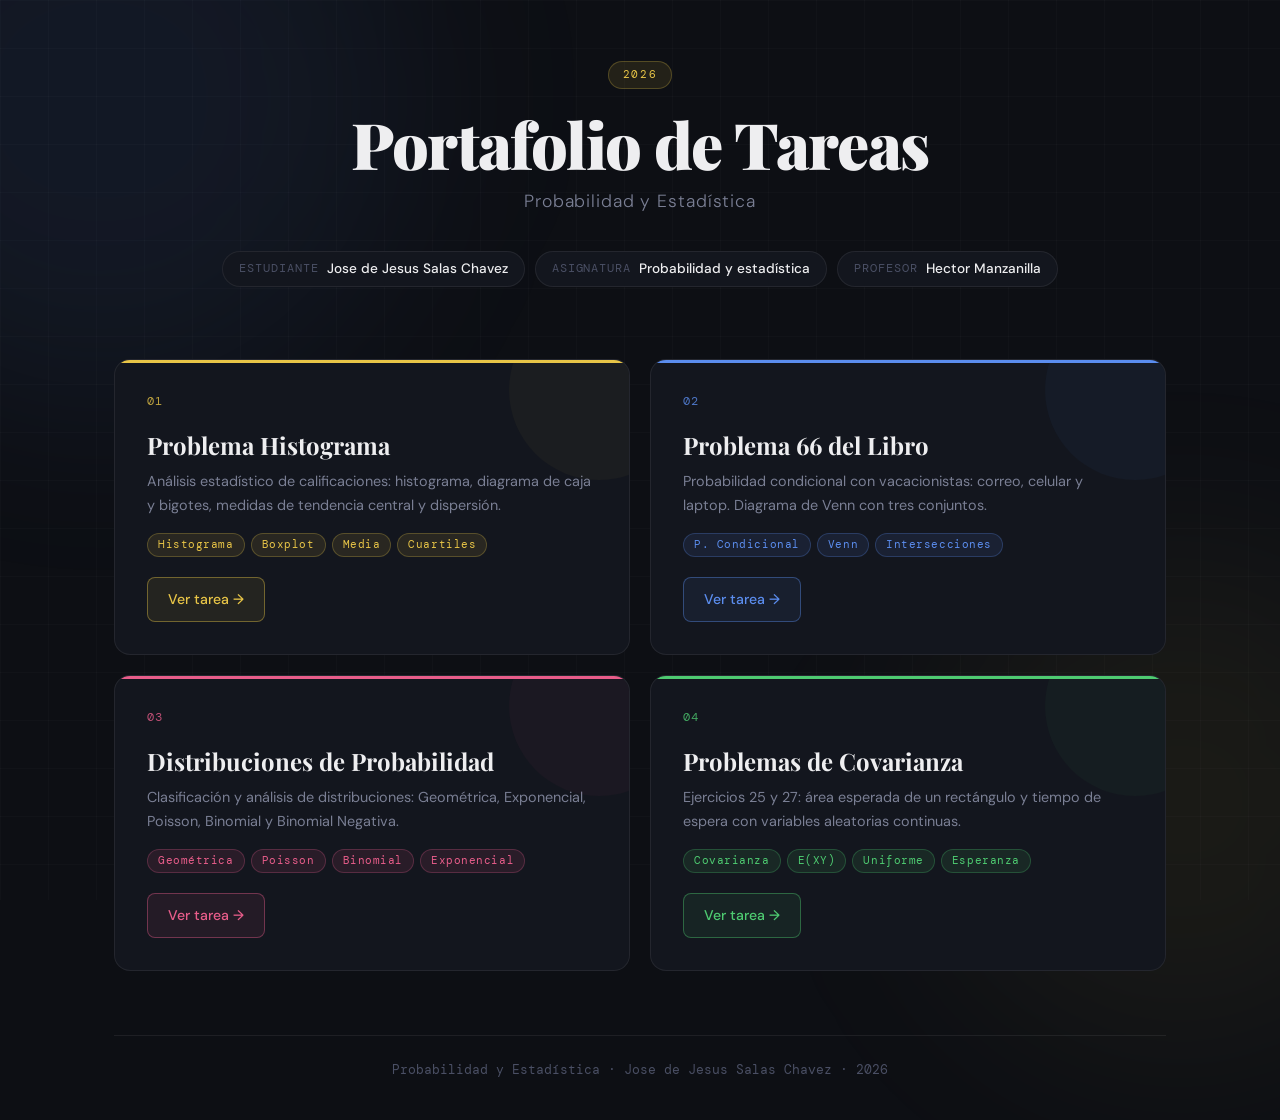
<file: index.html>
<!DOCTYPE html>
<html lang="es">
<head>
  <meta charset="UTF-8" />
  <meta name="viewport" content="width=device-width, initial-scale=1.0" />
  <title>Portafolio — Probabilidad y Estadística</title>
  <link rel="preconnect" href="https://fonts.googleapis.com">
  <link rel="preconnect" href="https://fonts.gstatic.com" crossorigin>
  <link href="https://fonts.googleapis.com/css2?family=Playfair+Display:wght@700;900&family=DM+Sans:wght@300;400;500&family=DM+Mono:wght@400;500&display=swap" rel="stylesheet">
  <link rel="stylesheet" href="css/style.css" />
</head>
<body>
  <!-- Background decoration -->
  <div class="bg-grid"></div>
  <div class="bg-orb orb1"></div>
  <div class="bg-orb orb2"></div>

  <main class="container">
    <!-- Header -->
    <header class="site-header">
      <div class="header-badge">2026</div>
      <h1 class="site-title">Portafolio de Tareas</h1>
      <p class="site-subtitle">Probabilidad y Estadística</p>
      <div class="student-info">
        <div class="info-pill">
          <span class="info-label">Estudiante</span>
          <span class="info-value">Jose de Jesus Salas Chavez</span>
        </div>
        <div class="info-pill">
          <span class="info-label">Asignatura</span>
          <span class="info-value">Probabilidad y estadística</span>
        </div>
        <div class="info-pill">
          <span class="info-label">Profesor</span>
          <span class="info-value">Hector Manzanilla</span>
        </div>
      </div>
    </header>

    <!-- Task Grid -->
    <section class="tasks-grid">

      <article class="task-card" style="--accent:#e8c547;">
        <div class="card-number">01</div>
        <div class="card-body">
          <h2 class="card-title">Problema Histograma</h2>
          <p class="card-desc">Análisis estadístico de calificaciones: histograma, diagrama de caja y bigotes, medidas de tendencia central y dispersión.</p>
          <div class="card-tags">
            <span>Histograma</span><span>Boxplot</span><span>Media</span><span>Cuartiles</span>
          </div>
        </div>
        <a href="tareas/tarea1/tarea1.html" class="card-btn">Ver tarea →</a>
      </article>

      <article class="task-card" style="--accent:#5b8dee;">
        <div class="card-number">02</div>
        <div class="card-body">
          <h2 class="card-title">Problema 66 del Libro</h2>
          <p class="card-desc">Probabilidad condicional con vacacionistas: correo, celular y laptop. Diagrama de Venn con tres conjuntos.</p>
          <div class="card-tags">
            <span>P. Condicional</span><span>Venn</span><span>Intersecciones</span>
          </div>
        </div>
        <a href="tareas/tarea2/tarea2.html" class="card-btn">Ver tarea →</a>
      </article>

      <article class="task-card" style="--accent:#e85d8a;">
        <div class="card-number">03</div>
        <div class="card-body">
          <h2 class="card-title">Distribuciones de Probabilidad</h2>
          <p class="card-desc">Clasificación y análisis de distribuciones: Geométrica, Exponencial, Poisson, Binomial y Binomial Negativa.</p>
          <div class="card-tags">
            <span>Geométrica</span><span>Poisson</span><span>Binomial</span><span>Exponencial</span>
          </div>
        </div>
        <a href="tareas/tarea3/tarea3.html" class="card-btn">Ver tarea →</a>
      </article>

      <article class="task-card" style="--accent:#4ecb71;">
        <div class="card-number">04</div>
        <div class="card-body">
          <h2 class="card-title">Problemas de Covarianza</h2>
          <p class="card-desc">Ejercicios 25 y 27: área esperada de un rectángulo y tiempo de espera con variables aleatorias continuas.</p>
          <div class="card-tags">
            <span>Covarianza</span><span>E(XY)</span><span>Uniforme</span><span>Esperanza</span>
          </div>
        </div>
        <a href="tareas/tarea4/tarea4.html" class="card-btn">Ver tarea →</a>
      </article>

    </section>

    <footer class="site-footer">
      <p>Probabilidad y Estadística · Jose de Jesus Salas Chavez · 2026</p>
    </footer>
  </main>

  <script src="js/main.js"></script>
</body>
</html>
</file>
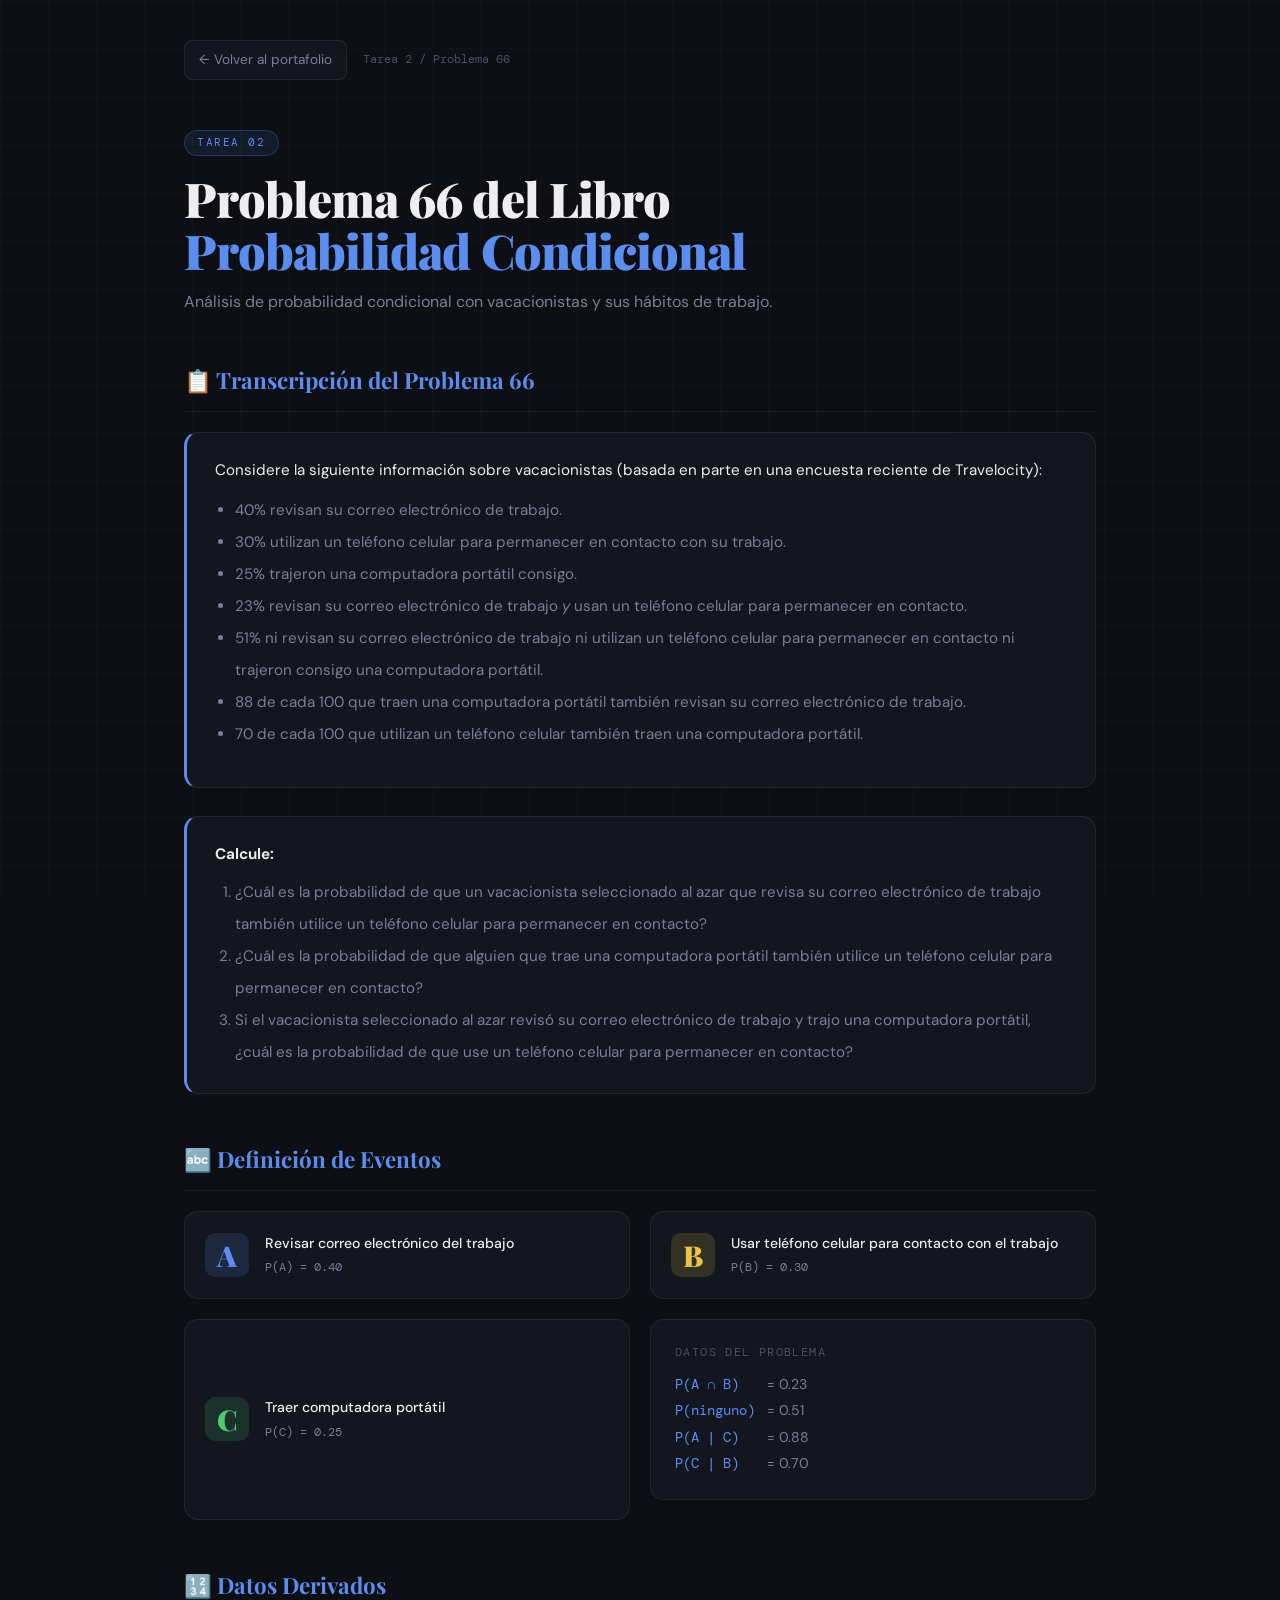
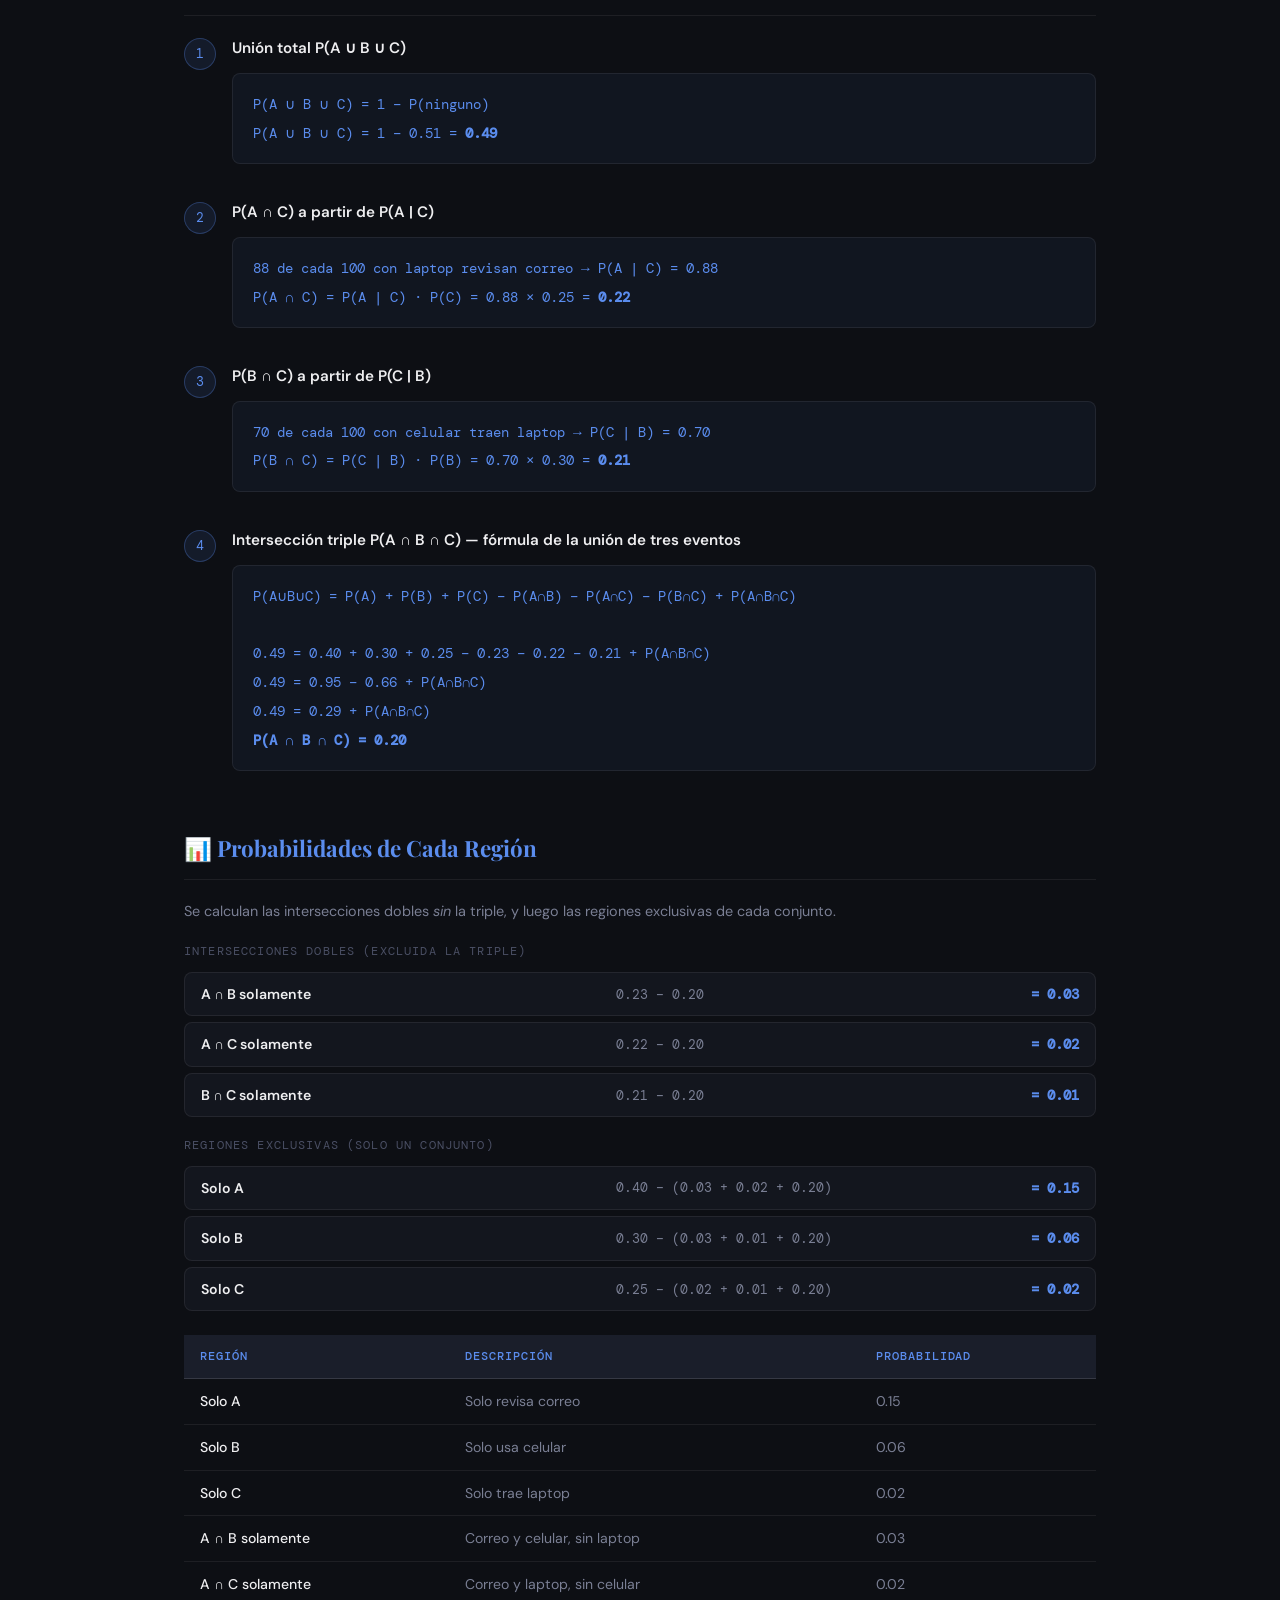
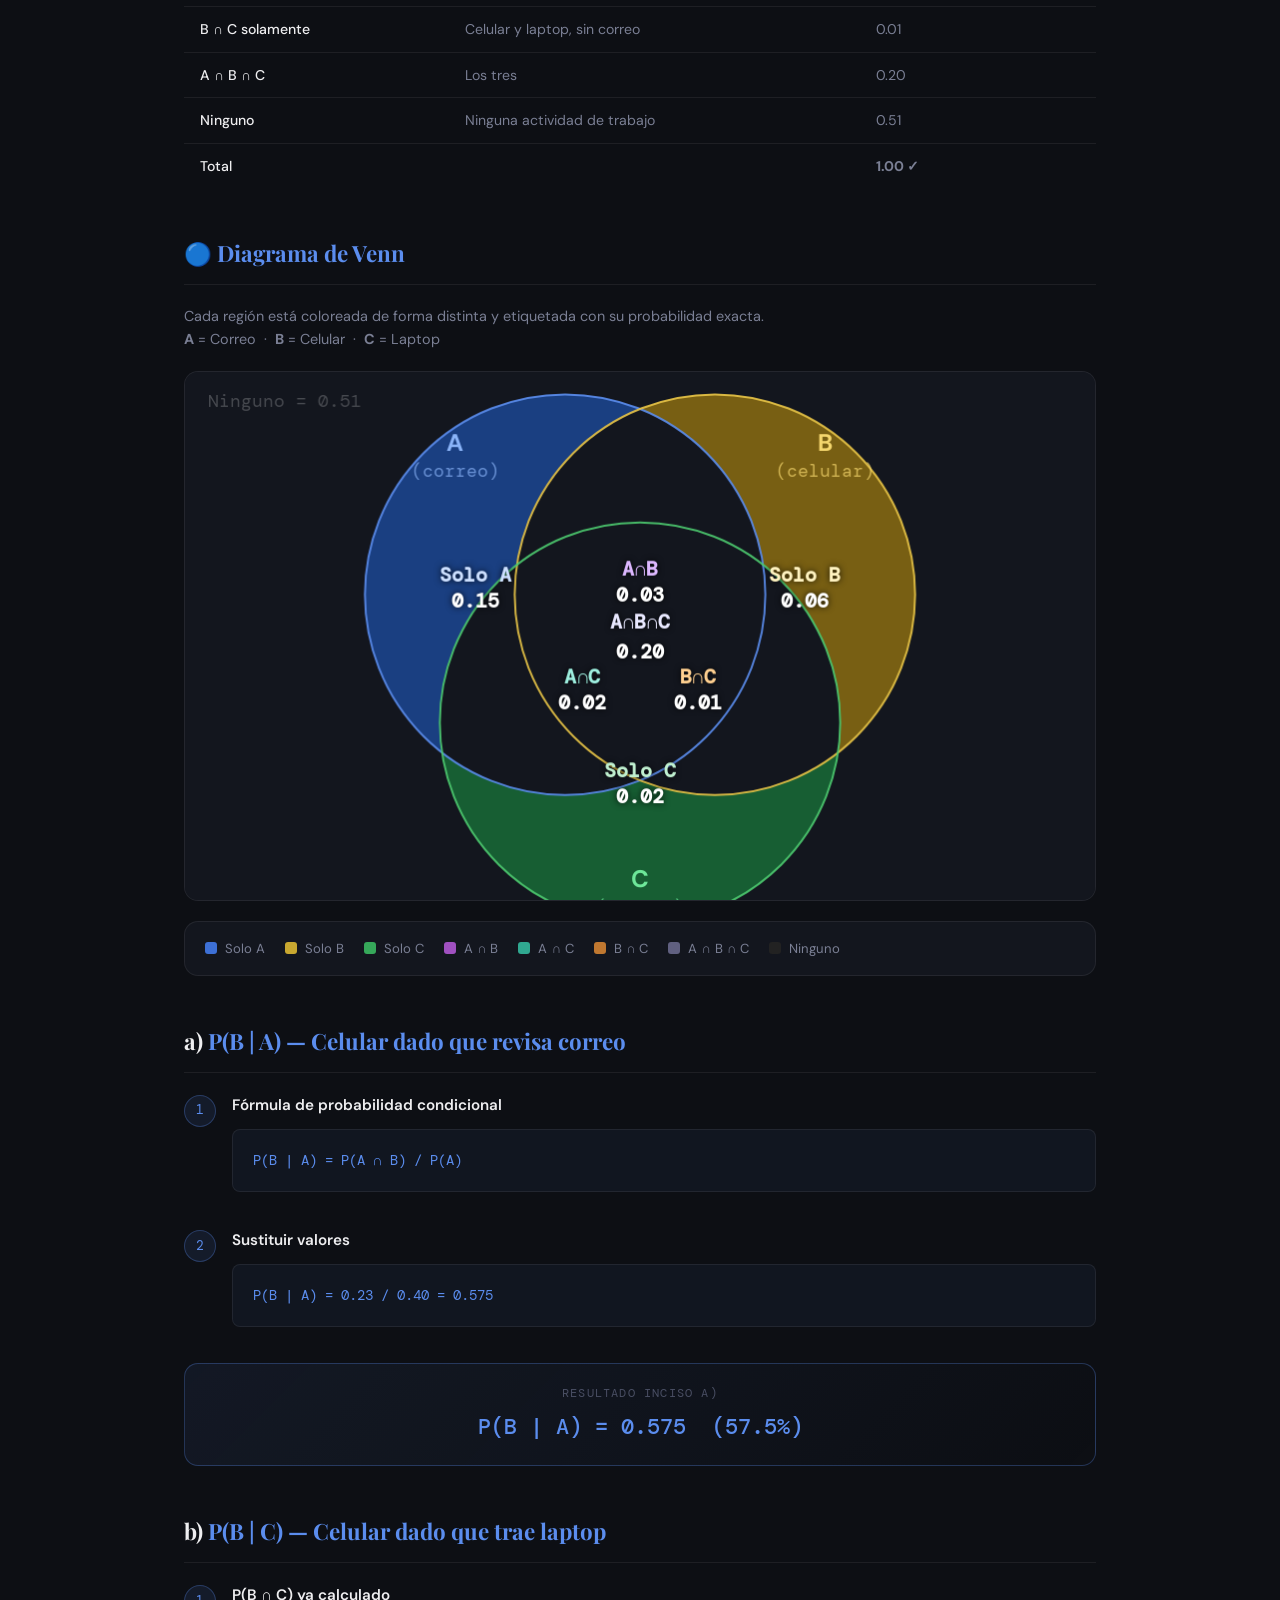
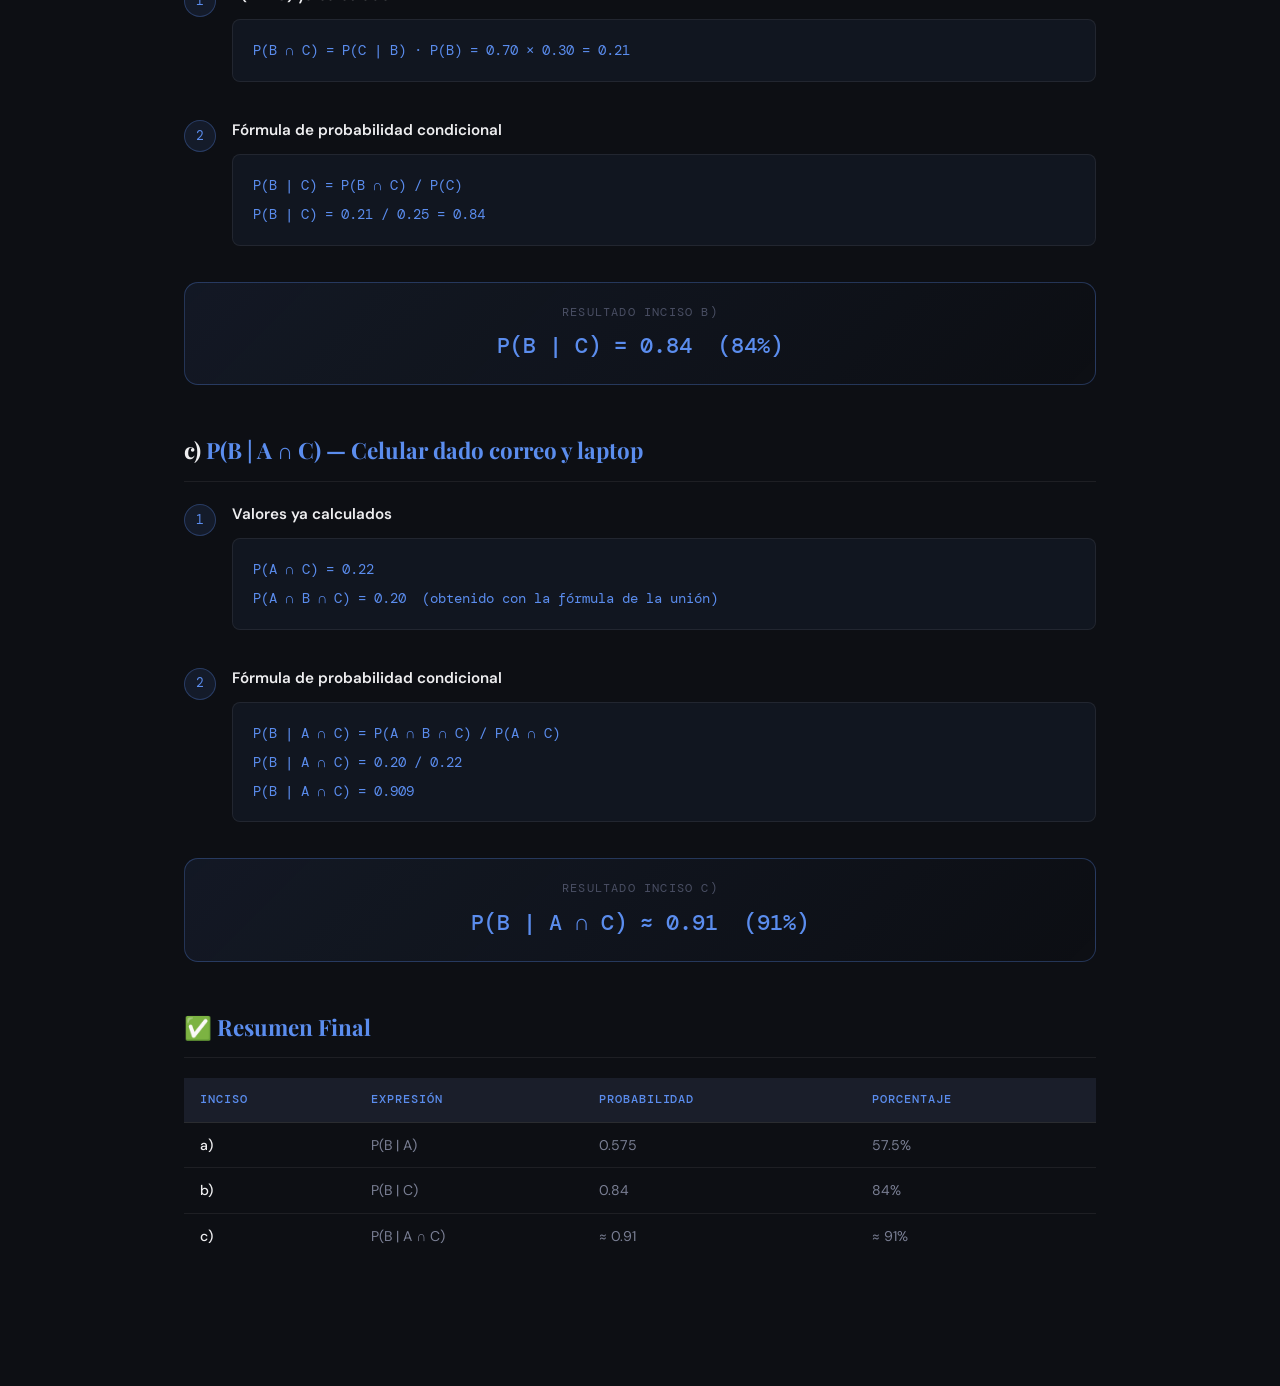
<file: tareas/tarea2/tarea2.html>
<!DOCTYPE html>
<html lang="es">
<head>
  <meta charset="UTF-8"/>
  <meta name="viewport" content="width=device-width, initial-scale=1.0"/>
  <title>Tarea 2 — Problema 66</title>
  <link rel="preconnect" href="https://fonts.googleapis.com">
  <link rel="preconnect" href="https://fonts.gstatic.com" crossorigin>
  <link href="https://fonts.googleapis.com/css2?family=Playfair+Display:wght@700;900&family=DM+Sans:wght@300;400;500&family=DM+Mono:wght@400;500&display=swap" rel="stylesheet">
  <link rel="stylesheet" href="../shared.css"/>
  <link rel="stylesheet" href="style.css"/>
</head>
<body>
  <div class="bg-grid"></div>
  <div class="page-wrap">

    <nav class="top-nav">
      <a href="../../index.html" class="nav-back">← Volver al portafolio</a>
      <span class="nav-breadcrumb">Tarea 2 / Problema 66</span>
    </nav>

    <header class="page-header">
      <div class="page-badge">Tarea 02</div>
      <h1 class="page-title">Problema 66 del Libro<br><span style="color:var(--accent)">Probabilidad Condicional</span></h1>
      <p class="page-subtitle">Análisis de probabilidad condicional con vacacionistas y sus hábitos de trabajo.</p>
    </header>

    <!-- TRANSCRIPCIÓN -->
    <section class="section">
      <h2 class="section-title">📋 <span>Transcripción del Problema 66</span></h2>
      <div class="problem-box">
        <p>Considere la siguiente información sobre vacacionistas (basada en parte en una encuesta reciente de Travelocity):</p>
        <ul style="margin:12px 0 12px 20px;line-height:2.1;color:var(--text-muted)">
          <li>40% revisan su correo electrónico de trabajo.</li>
          <li>30% utilizan un teléfono celular para permanecer en contacto con su trabajo.</li>
          <li>25% trajeron una computadora portátil consigo.</li>
          <li>23% revisan su correo electrónico de trabajo <em>y</em> usan un teléfono celular para permanecer en contacto.</li>
          <li>51% ni revisan su correo electrónico de trabajo ni utilizan un teléfono celular para permanecer en contacto ni trajeron consigo una computadora portátil.</li>
          <li>88 de cada 100 que traen una computadora portátil también revisan su correo electrónico de trabajo.</li>
          <li>70 de cada 100 que utilizan un teléfono celular también traen una computadora portátil.</li>
        </ul>
      </div>
      <div class="problem-box" style="margin-top:0">
        <p><strong>Calcule:</strong></p>
        <ol style="margin:10px 0 0 20px;line-height:2.1;color:var(--text-muted)">
          <li>¿Cuál es la probabilidad de que un vacacionista seleccionado al azar que revisa su correo electrónico de trabajo también utilice un teléfono celular para permanecer en contacto?</li>
          <li>¿Cuál es la probabilidad de que alguien que trae una computadora portátil también utilice un teléfono celular para permanecer en contacto?</li>
          <li>Si el vacacionista seleccionado al azar revisó su correo electrónico de trabajo y trajo una computadora portátil, ¿cuál es la probabilidad de que use un teléfono celular para permanecer en contacto?</li>
        </ol>
      </div>
    </section>

    <!-- DEFINICIÓN DE EVENTOS -->
    <section class="section">
      <h2 class="section-title">🔤 <span>Definición de Eventos</span></h2>
      <div class="grid-2">
        <div class="event-card event-a">
          <div class="event-letter">A</div>
          <div>
            <div class="event-name">Revisar correo electrónico del trabajo</div>
            <div class="event-prob">P(A) = 0.40</div>
          </div>
        </div>
        <div class="event-card event-b">
          <div class="event-letter">B</div>
          <div>
            <div class="event-name">Usar teléfono celular para contacto con el trabajo</div>
            <div class="event-prob">P(B) = 0.30</div>
          </div>
        </div>
        <div class="event-card event-c">
          <div class="event-letter">C</div>
          <div>
            <div class="event-name">Traer computadora portátil</div>
            <div class="event-prob">P(C) = 0.25</div>
          </div>
        </div>
        <div class="card">
          <div class="datos-label">Datos del problema</div>
          <div class="datos-grid">
            <span class="dato-key">P(A ∩ B)</span><span class="dato-val">= 0.23</span>
            <span class="dato-key">P(ninguno)</span><span class="dato-val">= 0.51</span>
            <span class="dato-key">P(A | C)</span><span class="dato-val">= 0.88</span>
            <span class="dato-key">P(C | B)</span><span class="dato-val">= 0.70</span>
          </div>
        </div>
      </div>
    </section>

    <!-- DATOS DERIVADOS -->
    <section class="section">
      <h2 class="section-title">🔢 <span>Datos Derivados</span></h2>

      <div class="step">
        <div class="step-num">1</div>
        <div class="step-content">
          <h4>Unión total P(A ∪ B ∪ C)</h4>
          <div class="math-block">
            P(A ∪ B ∪ C) = 1 − P(ninguno)<br>
            P(A ∪ B ∪ C) = 1 − 0.51 = <strong>0.49</strong>
          </div>
        </div>
      </div>

      <div class="step">
        <div class="step-num">2</div>
        <div class="step-content">
          <h4>P(A ∩ C) a partir de P(A | C)</h4>
          <div class="math-block">
            88 de cada 100 con laptop revisan correo → P(A | C) = 0.88<br>
            P(A ∩ C) = P(A | C) · P(C) = 0.88 × 0.25 = <strong>0.22</strong>
          </div>
        </div>
      </div>

      <div class="step">
        <div class="step-num">3</div>
        <div class="step-content">
          <h4>P(B ∩ C) a partir de P(C | B)</h4>
          <div class="math-block">
            70 de cada 100 con celular traen laptop → P(C | B) = 0.70<br>
            P(B ∩ C) = P(C | B) · P(B) = 0.70 × 0.30 = <strong>0.21</strong>
          </div>
        </div>
      </div>

      <div class="step">
        <div class="step-num">4</div>
        <div class="step-content">
          <h4>Intersección triple P(A ∩ B ∩ C) — fórmula de la unión de tres eventos</h4>
          <div class="math-block">
            P(A∪B∪C) = P(A) + P(B) + P(C) − P(A∩B) − P(A∩C) − P(B∩C) + P(A∩B∩C)<br><br>
            0.49 = 0.40 + 0.30 + 0.25 − 0.23 − 0.22 − 0.21 + P(A∩B∩C)<br>
            0.49 = 0.95 − 0.66 + P(A∩B∩C)<br>
            0.49 = 0.29 + P(A∩B∩C)<br>
            <strong>P(A ∩ B ∩ C) = 0.20</strong>
          </div>
        </div>
      </div>
    </section>

    <!-- REGIONES DEL DIAGRAMA DE VENN -->
    <section class="section">
      <h2 class="section-title">📊 <span>Probabilidades de Cada Región</span></h2>
      <p style="color:var(--text-muted);font-size:.9rem;margin-bottom:20px">
        Se calculan las intersecciones dobles <em>sin</em> la triple, y luego las regiones exclusivas de cada conjunto.
      </p>

      <div class="subsection-label">Intersecciones dobles (excluida la triple)</div>
      <div class="calc-row">
        <span class="calc-expr">A ∩ B solamente</span>
        <span class="calc-steps">0.23 − 0.20</span>
        <span class="calc-result">= 0.03</span>
      </div>
      <div class="calc-row">
        <span class="calc-expr">A ∩ C solamente</span>
        <span class="calc-steps">0.22 − 0.20</span>
        <span class="calc-result">= 0.02</span>
      </div>
      <div class="calc-row">
        <span class="calc-expr">B ∩ C solamente</span>
        <span class="calc-steps">0.21 − 0.20</span>
        <span class="calc-result">= 0.01</span>
      </div>

      <div class="subsection-label" style="margin-top:20px">Regiones exclusivas (solo un conjunto)</div>
      <div class="calc-row">
        <span class="calc-expr">Solo A</span>
        <span class="calc-steps">0.40 − (0.03 + 0.02 + 0.20)</span>
        <span class="calc-result">= 0.15</span>
      </div>
      <div class="calc-row">
        <span class="calc-expr">Solo B</span>
        <span class="calc-steps">0.30 − (0.03 + 0.01 + 0.20)</span>
        <span class="calc-result">= 0.06</span>
      </div>
      <div class="calc-row">
        <span class="calc-expr">Solo C</span>
        <span class="calc-steps">0.25 − (0.02 + 0.01 + 0.20)</span>
        <span class="calc-result">= 0.02</span>
      </div>

      <div class="table-wrap" style="margin-top:24px">
        <table>
          <thead>
            <tr><th>Región</th><th>Descripción</th><th>Probabilidad</th></tr>
          </thead>
          <tbody>
            <tr><td>Solo A</td><td>Solo revisa correo</td><td>0.15</td></tr>
            <tr><td>Solo B</td><td>Solo usa celular</td><td>0.06</td></tr>
            <tr><td>Solo C</td><td>Solo trae laptop</td><td>0.02</td></tr>
            <tr><td>A ∩ B solamente</td><td>Correo y celular, sin laptop</td><td>0.03</td></tr>
            <tr><td>A ∩ C solamente</td><td>Correo y laptop, sin celular</td><td>0.02</td></tr>
            <tr><td>B ∩ C solamente</td><td>Celular y laptop, sin correo</td><td>0.01</td></tr>
            <tr><td>A ∩ B ∩ C</td><td>Los tres</td><td>0.20</td></tr>
            <tr><td>Ninguno</td><td>Ninguna actividad de trabajo</td><td>0.51</td></tr>
            <tr style="font-weight:700"><td>Total</td><td></td><td>1.00 ✓</td></tr>
          </tbody>
        </table>
      </div>
    </section>

    <!-- DIAGRAMA DE VENN -->
    <section class="section">
      <h2 class="section-title">🔵 <span>Diagrama de Venn</span></h2>
      <p style="color:var(--text-muted);font-size:.9rem;margin-bottom:16px">
        Cada región está coloreada de forma distinta y etiquetada con su probabilidad exacta.<br>
        <strong>A</strong> = Correo &nbsp;·&nbsp; <strong>B</strong> = Celular &nbsp;·&nbsp; <strong>C</strong> = Laptop
      </p>
      <div class="chart-container" style="padding:0;overflow:hidden;background:var(--surface)">
        <canvas id="vennCanvas" style="display:block;width:100%"></canvas>
      </div>
      <div class="venn-legend">
        <div class="vl-item"><span class="vl-dot" style="background:#3d70d6"></span>Solo A</div>
        <div class="vl-item"><span class="vl-dot" style="background:#c9a830"></span>Solo B</div>
        <div class="vl-item"><span class="vl-dot" style="background:#36a85a"></span>Solo C</div>
        <div class="vl-item"><span class="vl-dot" style="background:#a050c0"></span>A ∩ B</div>
        <div class="vl-item"><span class="vl-dot" style="background:#30a890"></span>A ∩ C</div>
        <div class="vl-item"><span class="vl-dot" style="background:#c07830"></span>B ∩ C</div>
        <div class="vl-item"><span class="vl-dot" style="background:#606080"></span>A ∩ B ∩ C</div>
        <div class="vl-item"><span class="vl-dot" style="background:#222"></span>Ninguno</div>
      </div>
    </section>

    <!-- INCISO A -->
    <section class="section">
      <h2 class="section-title">a) <span>P(B | A) — Celular dado que revisa correo</span></h2>
      <div class="step">
        <div class="step-num">1</div>
        <div class="step-content">
          <h4>Fórmula de probabilidad condicional</h4>
          <div class="math-block">P(B | A) = P(A ∩ B) / P(A)</div>
        </div>
      </div>
      <div class="step">
        <div class="step-num">2</div>
        <div class="step-content">
          <h4>Sustituir valores</h4>
          <div class="math-block">P(B | A) = 0.23 / 0.40 = 0.575</div>
        </div>
      </div>
      <div class="result-box">
        <div class="result-label">Resultado inciso a)</div>
        <div class="result-value">P(B | A) = 0.575 &nbsp;(57.5%)</div>
      </div>
    </section>

    <!-- INCISO B -->
    <section class="section">
      <h2 class="section-title">b) <span>P(B | C) — Celular dado que trae laptop</span></h2>
      <div class="step">
        <div class="step-num">1</div>
        <div class="step-content">
          <h4>P(B ∩ C) ya calculado</h4>
          <div class="math-block">P(B ∩ C) = P(C | B) · P(B) = 0.70 × 0.30 = 0.21</div>
        </div>
      </div>
      <div class="step">
        <div class="step-num">2</div>
        <div class="step-content">
          <h4>Fórmula de probabilidad condicional</h4>
          <div class="math-block">
            P(B | C) = P(B ∩ C) / P(C)<br>
            P(B | C) = 0.21 / 0.25 = 0.84
          </div>
        </div>
      </div>
      <div class="result-box">
        <div class="result-label">Resultado inciso b)</div>
        <div class="result-value">P(B | C) = 0.84 &nbsp;(84%)</div>
      </div>
    </section>

    <!-- INCISO C -->
    <section class="section">
      <h2 class="section-title">c) <span>P(B | A ∩ C) — Celular dado correo y laptop</span></h2>
      <div class="step">
        <div class="step-num">1</div>
        <div class="step-content">
          <h4>Valores ya calculados</h4>
          <div class="math-block">
            P(A ∩ C) = 0.22<br>
            P(A ∩ B ∩ C) = 0.20 &nbsp;(obtenido con la fórmula de la unión)
          </div>
        </div>
      </div>
      <div class="step">
        <div class="step-num">2</div>
        <div class="step-content">
          <h4>Fórmula de probabilidad condicional</h4>
          <div class="math-block">
            P(B | A ∩ C) = P(A ∩ B ∩ C) / P(A ∩ C)<br>
            P(B | A ∩ C) = 0.20 / 0.22<br>
            P(B | A ∩ C) = 0.909
          </div>
        </div>
      </div>
      <div class="result-box">
        <div class="result-label">Resultado inciso c)</div>
        <div class="result-value">P(B | A ∩ C) ≈ 0.91 &nbsp;(91%)</div>
      </div>
    </section>

    <!-- RESUMEN -->
    <section class="section">
      <h2 class="section-title">✅ <span>Resumen Final</span></h2>
      <div class="table-wrap">
        <table>
          <thead>
            <tr><th>Inciso</th><th>Expresión</th><th>Probabilidad</th><th>Porcentaje</th></tr>
          </thead>
          <tbody>
            <tr><td>a)</td><td>P(B | A)</td><td>0.575</td><td>57.5%</td></tr>
            <tr><td>b)</td><td>P(B | C)</td><td>0.84</td><td>84%</td></tr>
            <tr><td>c)</td><td>P(B | A ∩ C)</td><td>≈ 0.91</td><td>≈ 91%</td></tr>
          </tbody>
        </table>
      </div>
    </section>

  </div>
  <script src="app2.js"></script>
</body>
</html>
</file>
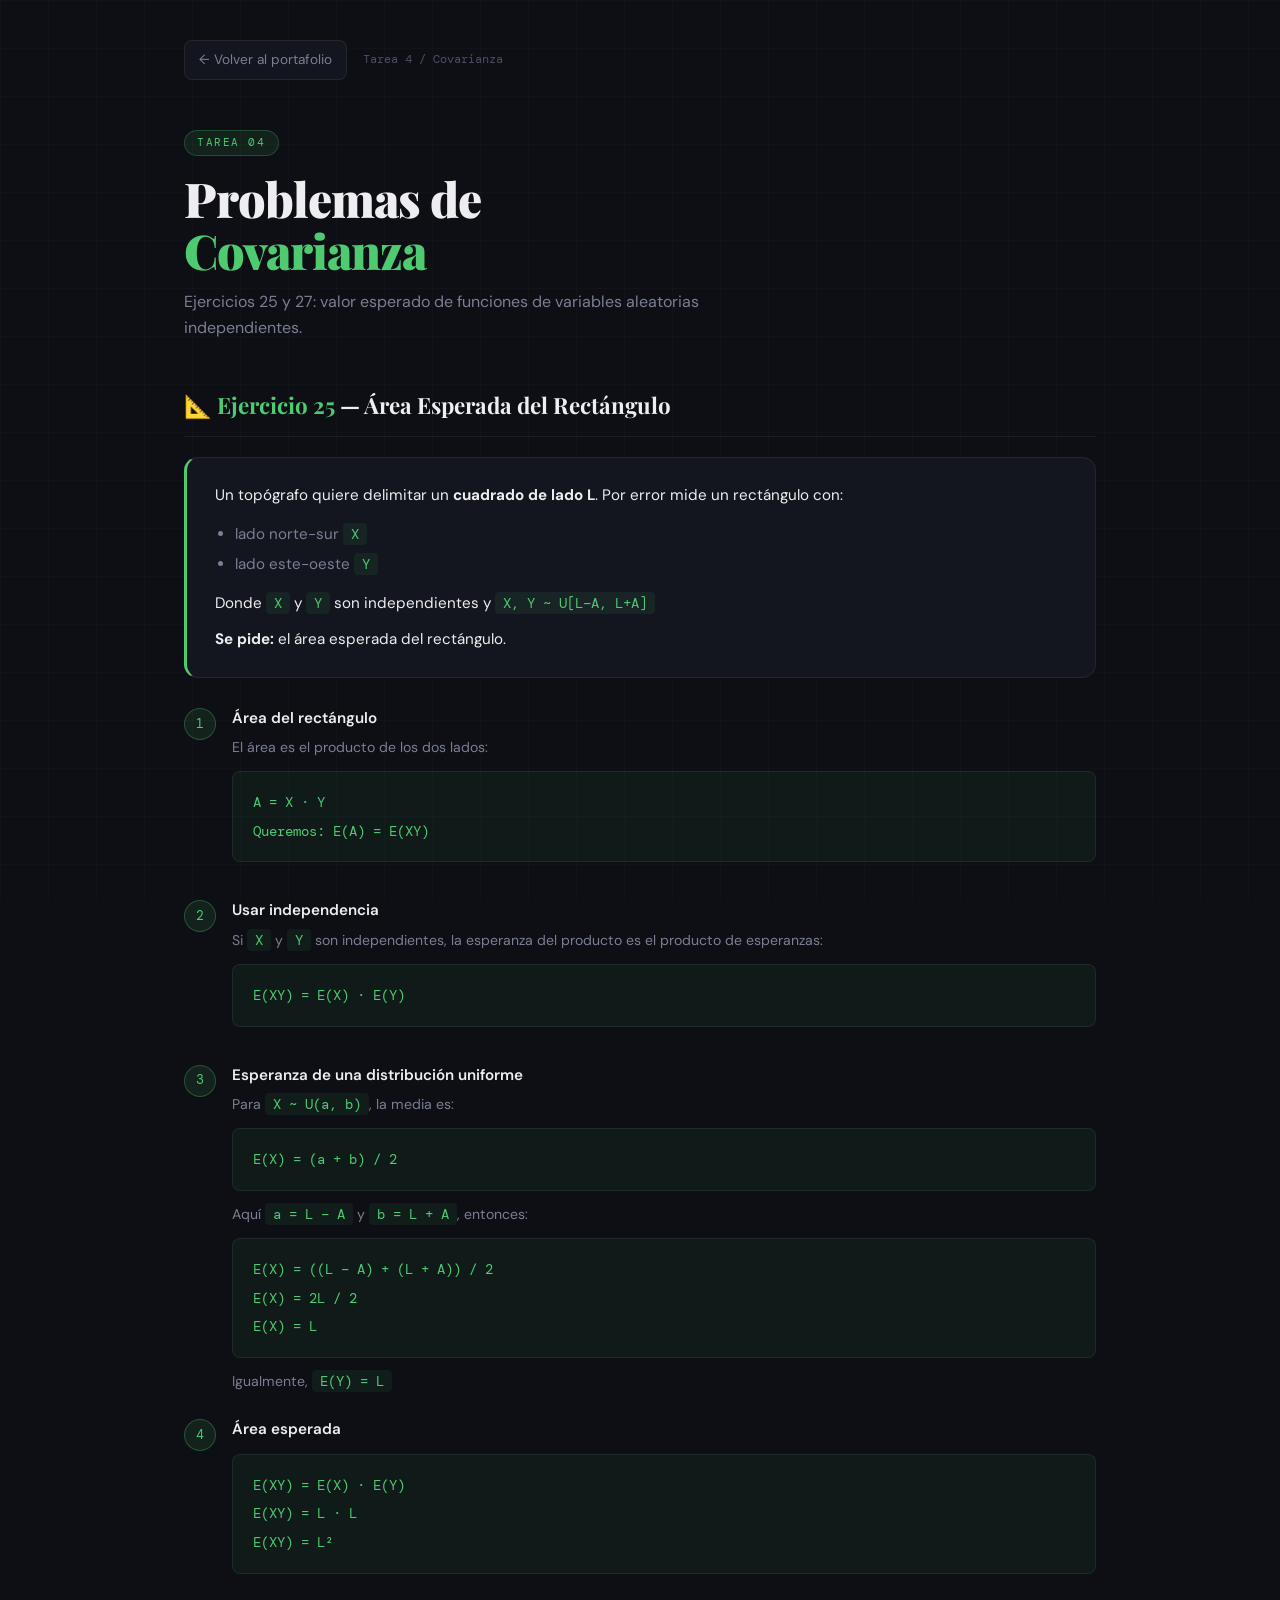
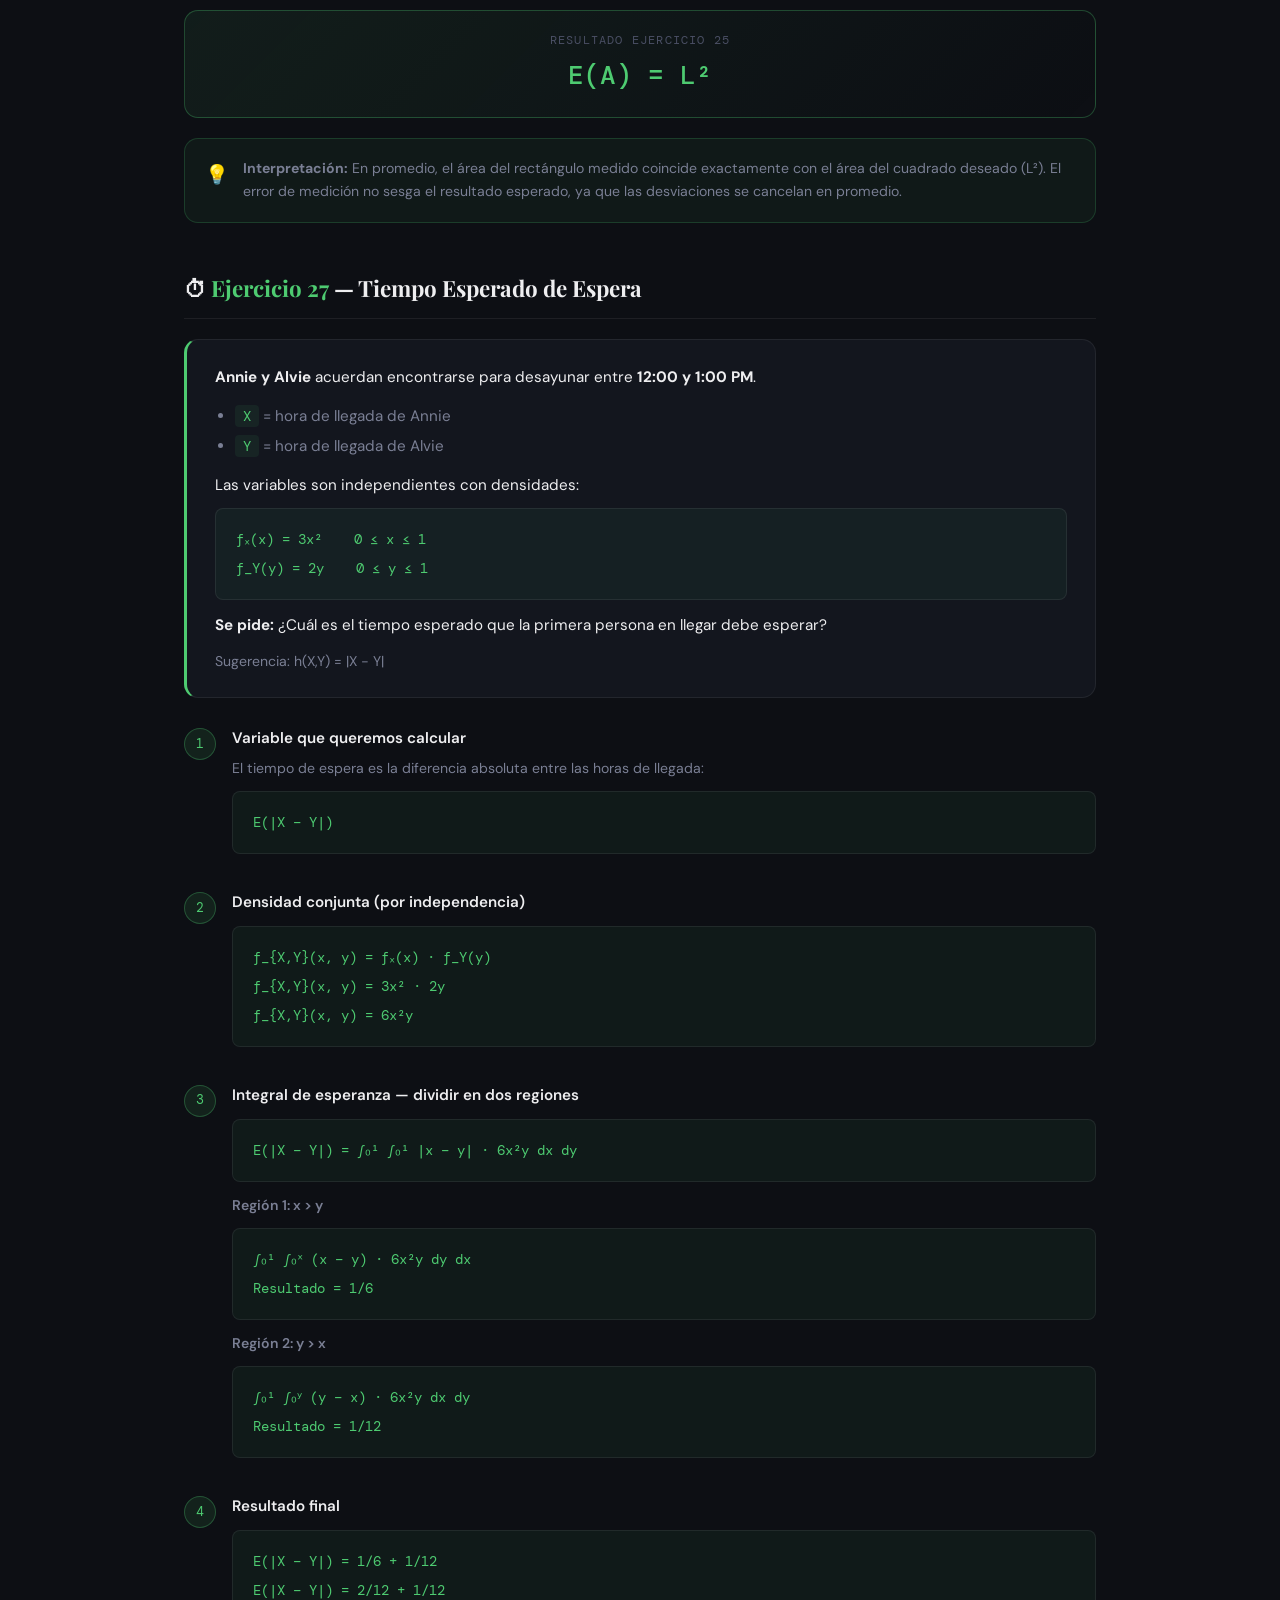
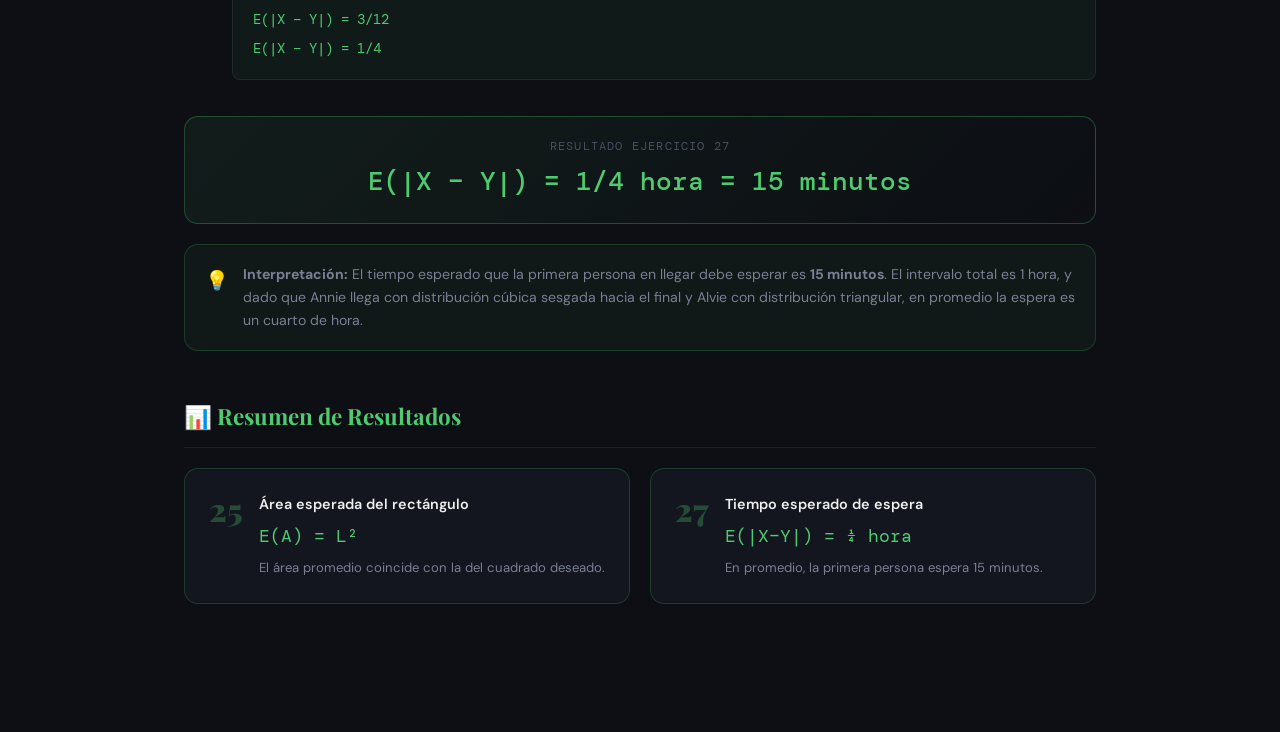
<file: tareas/tarea4/tarea4.html>
<!DOCTYPE html>
<html lang="es">
<head>
  <meta charset="UTF-8"/>
  <meta name="viewport" content="width=device-width, initial-scale=1.0"/>
  <title>Tarea 4 — Problemas de Covarianza</title>
  <link rel="preconnect" href="https://fonts.googleapis.com">
  <link rel="preconnect" href="https://fonts.gstatic.com" crossorigin>
  <link href="https://fonts.googleapis.com/css2?family=Playfair+Display:wght@700;900&family=DM+Sans:wght@300;400;500&family=DM+Mono:wght@400;500&display=swap" rel="stylesheet">
  <link rel="stylesheet" href="../shared.css"/>
  <link rel="stylesheet" href="style.css"/>
</head>
<body>
  <div class="bg-grid"></div>
  <div class="page-wrap">

    <nav class="top-nav">
      <a href="../../index.html" class="nav-back">← Volver al portafolio</a>
      <span class="nav-breadcrumb">Tarea 4 / Covarianza</span>
    </nav>

    <header class="page-header">
      <div class="page-badge">Tarea 04</div>
      <h1 class="page-title">Problemas de<br><span style="color:var(--accent)">Covarianza</span></h1>
      <p class="page-subtitle">Ejercicios 25 y 27: valor esperado de funciones de variables aleatorias independientes.</p>
    </header>

    <!-- ===== EJERCICIO 25 ===== -->
    <section class="section">
      <h2 class="section-title">📐 <span>Ejercicio 25</span> — Área Esperada del Rectángulo</h2>

      <div class="problem-box">
        <p>Un topógrafo quiere delimitar un <strong>cuadrado de lado L</strong>. Por error mide un rectángulo con:</p>
        <ul style="margin:10px 0 10px 20px;line-height:2;color:var(--text-muted)">
          <li>lado norte-sur <span class="formula">X</span></li>
          <li>lado este-oeste <span class="formula">Y</span></li>
        </ul>
        <p>Donde <span class="formula">X</span> y <span class="formula">Y</span> son independientes y
          <span class="formula">X, Y ~ U[L−A, L+A]</span></p>
        <p style="margin-top:10px"><strong>Se pide:</strong> el área esperada del rectángulo.</p>
      </div>

      <!-- Paso 1 -->
      <div class="step">
        <div class="step-num">1</div>
        <div class="step-content">
          <h4>Área del rectángulo</h4>
          <p>El área es el producto de los dos lados:</p>
          <div class="math-block">A = X · Y<br>Queremos: E(A) = E(XY)</div>
        </div>
      </div>

      <!-- Paso 2 -->
      <div class="step">
        <div class="step-num">2</div>
        <div class="step-content">
          <h4>Usar independencia</h4>
          <p>Si <span class="formula">X</span> y <span class="formula">Y</span> son independientes, la esperanza del producto es el producto de esperanzas:</p>
          <div class="math-block">E(XY) = E(X) · E(Y)</div>
        </div>
      </div>

      <!-- Paso 3 -->
      <div class="step">
        <div class="step-num">3</div>
        <div class="step-content">
          <h4>Esperanza de una distribución uniforme</h4>
          <p>Para <span class="formula">X ~ U(a, b)</span>, la media es:</p>
          <div class="math-block">E(X) = (a + b) / 2</div>
          <p style="margin-top:10px">Aquí <span class="formula">a = L − A</span> y <span class="formula">b = L + A</span>, entonces:</p>
          <div class="math-block">
            E(X) = ((L − A) + (L + A)) / 2<br>
            E(X) = 2L / 2<br>
            E(X) = L
          </div>
          <p style="margin-top:10px;color:var(--text-muted)">Igualmente, <span class="formula">E(Y) = L</span></p>
        </div>
      </div>

      <!-- Paso 4 -->
      <div class="step">
        <div class="step-num">4</div>
        <div class="step-content">
          <h4>Área esperada</h4>
          <div class="math-block">
            E(XY) = E(X) · E(Y)<br>
            E(XY) = L · L<br>
            E(XY) = L²
          </div>
        </div>
      </div>

      <div class="result-box">
        <div class="result-label">Resultado Ejercicio 25</div>
        <div class="result-value">E(A) = L²</div>
      </div>

      <div class="interpretation-box">
        <div class="int-icon">💡</div>
        <div>
          <strong>Interpretación:</strong> En promedio, el área del rectángulo medido coincide exactamente con el área del cuadrado deseado (L²). El error de medición no sesga el resultado esperado, ya que las desviaciones se cancelan en promedio.
        </div>
      </div>
    </section>

    <!-- ===== EJERCICIO 27 ===== -->
    <section class="section">
      <h2 class="section-title">⏱ <span>Ejercicio 27</span> — Tiempo Esperado de Espera</h2>

      <div class="problem-box">
        <p><strong>Annie y Alvie</strong> acuerdan encontrarse para desayunar entre <strong>12:00 y 1:00 PM</strong>.</p>
        <ul style="margin:10px 0 10px 20px;line-height:2;color:var(--text-muted)">
          <li><span class="formula">X</span> = hora de llegada de Annie</li>
          <li><span class="formula">Y</span> = hora de llegada de Alvie</li>
        </ul>
        <p>Las variables son independientes con densidades:</p>
        <div class="math-block" style="margin-top:10px">
          fₓ(x) = 3x² &nbsp;&nbsp; 0 ≤ x ≤ 1<br>
          f_Y(y) = 2y &nbsp;&nbsp; 0 ≤ y ≤ 1
        </div>
        <p style="margin-top:12px"><strong>Se pide:</strong> ¿Cuál es el tiempo esperado que la primera persona en llegar debe esperar?</p>
        <p style="color:var(--text-muted);font-size:.88rem;margin-top:8px">Sugerencia: h(X,Y) = |X − Y|</p>
      </div>

      <!-- Paso 1 -->
      <div class="step">
        <div class="step-num">1</div>
        <div class="step-content">
          <h4>Variable que queremos calcular</h4>
          <p>El tiempo de espera es la diferencia absoluta entre las horas de llegada:</p>
          <div class="math-block">E(|X − Y|)</div>
        </div>
      </div>

      <!-- Paso 2 -->
      <div class="step">
        <div class="step-num">2</div>
        <div class="step-content">
          <h4>Densidad conjunta (por independencia)</h4>
          <div class="math-block">
            f_{X,Y}(x, y) = fₓ(x) · f_Y(y)<br>
            f_{X,Y}(x, y) = 3x² · 2y<br>
            f_{X,Y}(x, y) = 6x²y
          </div>
        </div>
      </div>

      <!-- Paso 3 -->
      <div class="step">
        <div class="step-num">3</div>
        <div class="step-content">
          <h4>Integral de esperanza — dividir en dos regiones</h4>
          <div class="math-block">E(|X − Y|) = ∫₀¹ ∫₀¹ |x − y| · 6x²y dx dy</div>
          <p style="margin-top:12px;font-weight:600">Región 1: x &gt; y</p>
          <div class="math-block">
            ∫₀¹ ∫₀ˣ (x − y) · 6x²y dy dx<br>
            Resultado = 1/6
          </div>
          <p style="margin-top:12px;font-weight:600">Región 2: y &gt; x</p>
          <div class="math-block">
            ∫₀¹ ∫₀ʸ (y − x) · 6x²y dx dy<br>
            Resultado = 1/12
          </div>
        </div>
      </div>

      <!-- Paso 4 -->
      <div class="step">
        <div class="step-num">4</div>
        <div class="step-content">
          <h4>Resultado final</h4>
          <div class="math-block">
            E(|X − Y|) = 1/6 + 1/12<br>
            E(|X − Y|) = 2/12 + 1/12<br>
            E(|X − Y|) = 3/12<br>
            E(|X − Y|) = 1/4
          </div>
        </div>
      </div>

      <div class="result-box">
        <div class="result-label">Resultado Ejercicio 27</div>
        <div class="result-value">E(|X − Y|) = 1/4 hora = 15 minutos</div>
      </div>

      <div class="interpretation-box">
        <div class="int-icon">💡</div>
        <div>
          <strong>Interpretación:</strong> El tiempo esperado que la primera persona en llegar debe esperar es <strong>15 minutos</strong>. 
          El intervalo total es 1 hora, y dado que Annie llega con distribución cúbica sesgada hacia el final 
          y Alvie con distribución triangular, en promedio la espera es un cuarto de hora.
        </div>
      </div>
    </section>

    <!-- Resumen -->
    <section class="section">
      <h2 class="section-title">📊 <span>Resumen de Resultados</span></h2>
      <div class="grid-2">
        <div class="result-card">
          <div class="rc-num">25</div>
          <div class="rc-body">
            <div class="rc-title">Área esperada del rectángulo</div>
            <div class="rc-formula">E(A) = L²</div>
            <p class="rc-note">El área promedio coincide con la del cuadrado deseado.</p>
          </div>
        </div>
        <div class="result-card">
          <div class="rc-num">27</div>
          <div class="rc-body">
            <div class="rc-title">Tiempo esperado de espera</div>
            <div class="rc-formula">E(|X−Y|) = ¼ hora</div>
            <p class="rc-note">En promedio, la primera persona espera 15 minutos.</p>
          </div>
        </div>
      </div>
    </section>

  </div>
  <script src="app4.js"></script>
</body>
</html>
</file>
<file: css/style.css>
/* ===================================
   PORTAFOLIO — PROBABILIDAD & ESTADÍSTICA
   Global Styles
   =================================== */

:root {
  --bg: #0d0f14;
  --surface: #13161e;
  --surface2: #1a1e2a;
  --border: rgba(255,255,255,0.07);
  --text: #eeeef0;
  --text-muted: #7a7f94;
  --text-dim: #4a4f64;
  --accent-gold: #e8c547;
  --accent-blue: #5b8dee;
  --accent-pink: #e85d8a;
  --accent-green: #4ecb71;
  --font-display: 'Playfair Display', serif;
  --font-body: 'DM Sans', sans-serif;
  --font-mono: 'DM Mono', monospace;
  --radius: 16px;
  --radius-sm: 8px;
}

*, *::before, *::after {
  box-sizing: border-box;
  margin: 0;
  padding: 0;
}

html { scroll-behavior: smooth; }

body {
  font-family: var(--font-body);
  background: var(--bg);
  color: var(--text);
  min-height: 100vh;
  overflow-x: hidden;
  line-height: 1.6;
}

/* Background effects */
.bg-grid {
  position: fixed;
  inset: 0;
  background-image:
    linear-gradient(rgba(255,255,255,0.02) 1px, transparent 1px),
    linear-gradient(90deg, rgba(255,255,255,0.02) 1px, transparent 1px);
  background-size: 48px 48px;
  pointer-events: none;
  z-index: 0;
}

.bg-orb {
  position: fixed;
  border-radius: 50%;
  filter: blur(100px);
  pointer-events: none;
  z-index: 0;
}
.orb1 {
  width: 600px; height: 600px;
  top: -200px; left: -200px;
  background: rgba(91,141,238,0.08);
}
.orb2 {
  width: 500px; height: 500px;
  bottom: -150px; right: -150px;
  background: rgba(232,197,71,0.06);
}

/* Container */
.container {
  position: relative;
  z-index: 1;
  max-width: 1100px;
  margin: 0 auto;
  padding: 60px 24px 40px;
}

/* ===== HEADER ===== */
.site-header {
  text-align: center;
  margin-bottom: 72px;
  animation: fadeUp 0.8s ease both;
}

.header-badge {
  display: inline-block;
  font-family: var(--font-mono);
  font-size: 11px;
  letter-spacing: 0.15em;
  color: var(--accent-gold);
  background: rgba(232,197,71,0.1);
  border: 1px solid rgba(232,197,71,0.25);
  padding: 4px 14px;
  border-radius: 100px;
  margin-bottom: 20px;
  text-transform: uppercase;
}

.site-title {
  font-family: var(--font-display);
  font-size: clamp(2.4rem, 5vw, 4rem);
  font-weight: 900;
  color: var(--text);
  line-height: 1.1;
  letter-spacing: -0.02em;
  margin-bottom: 8px;
}

.site-subtitle {
  font-size: 1.1rem;
  color: var(--text-muted);
  font-weight: 300;
  margin-bottom: 36px;
  letter-spacing: 0.05em;
}

.student-info {
  display: flex;
  flex-wrap: wrap;
  gap: 10px;
  justify-content: center;
}

.info-pill {
  display: flex;
  align-items: center;
  gap: 8px;
  background: var(--surface);
  border: 1px solid var(--border);
  border-radius: 100px;
  padding: 6px 16px;
  font-size: 0.85rem;
}

.info-label {
  color: var(--text-dim);
  font-family: var(--font-mono);
  font-size: 0.75rem;
  text-transform: uppercase;
  letter-spacing: 0.08em;
}

.info-value {
  color: var(--text);
  font-weight: 500;
}

/* ===== TASK GRID ===== */
.tasks-grid {
  display: grid;
  grid-template-columns: repeat(auto-fit, minmax(460px, 1fr));
  gap: 20px;
  margin-bottom: 64px;
}

@media (max-width: 520px) {
  .tasks-grid { grid-template-columns: 1fr; }
}

/* ===== TASK CARD ===== */
.task-card {
  position: relative;
  background: var(--surface);
  border: 1px solid var(--border);
  border-radius: var(--radius);
  padding: 32px;
  display: flex;
  flex-direction: column;
  gap: 20px;
  overflow: hidden;
  transition: transform 0.3s ease, border-color 0.3s ease, box-shadow 0.3s ease;
  animation: fadeUp 0.8s ease both;
  text-decoration: none;
  color: inherit;
}

.task-card:nth-child(1) { animation-delay: 0.1s; }
.task-card:nth-child(2) { animation-delay: 0.2s; }
.task-card:nth-child(3) { animation-delay: 0.3s; }
.task-card:nth-child(4) { animation-delay: 0.4s; }

.task-card::before {
  content: '';
  position: absolute;
  top: 0; left: 0; right: 0;
  height: 3px;
  background: var(--accent);
  border-radius: var(--radius) var(--radius) 0 0;
}

.task-card::after {
  content: '';
  position: absolute;
  top: -60px; right: -60px;
  width: 180px; height: 180px;
  background: var(--accent);
  opacity: 0.04;
  border-radius: 50%;
  transition: opacity 0.3s;
}

.task-card:hover {
  transform: translateY(-4px);
  border-color: rgba(255,255,255,0.14);
  box-shadow: 0 24px 60px rgba(0,0,0,0.4);
}

.task-card:hover::after { opacity: 0.08; }

.card-number {
  font-family: var(--font-mono);
  font-size: 0.75rem;
  color: var(--accent);
  letter-spacing: 0.12em;
  opacity: 0.8;
}

.card-body { flex: 1; }

.card-title {
  font-family: var(--font-display);
  font-size: 1.5rem;
  font-weight: 700;
  color: var(--text);
  margin-bottom: 10px;
  line-height: 1.2;
}

.card-desc {
  font-size: 0.9rem;
  color: var(--text-muted);
  line-height: 1.65;
  margin-bottom: 16px;
}

.card-tags {
  display: flex;
  flex-wrap: wrap;
  gap: 6px;
}

.card-tags span {
  font-family: var(--font-mono);
  font-size: 0.7rem;
  color: var(--accent);
  background: color-mix(in srgb, var(--accent) 10%, transparent);
  border: 1px solid color-mix(in srgb, var(--accent) 25%, transparent);
  padding: 2px 10px;
  border-radius: 100px;
  letter-spacing: 0.05em;
}

.card-btn {
  display: inline-flex;
  align-items: center;
  font-size: 0.88rem;
  font-weight: 500;
  color: var(--accent);
  text-decoration: none;
  padding: 10px 20px;
  border: 1px solid color-mix(in srgb, var(--accent) 40%, transparent);
  border-radius: var(--radius-sm);
  background: color-mix(in srgb, var(--accent) 8%, transparent);
  transition: background 0.2s, border-color 0.2s;
  align-self: flex-start;
}

.card-btn:hover {
  background: color-mix(in srgb, var(--accent) 18%, transparent);
  border-color: var(--accent);
}

/* ===== FOOTER ===== */
.site-footer {
  text-align: center;
  font-size: 0.8rem;
  color: var(--text-dim);
  font-family: var(--font-mono);
  padding-top: 24px;
  border-top: 1px solid var(--border);
}

/* ===== ANIMATIONS ===== */
@keyframes fadeUp {
  from { opacity: 0; transform: translateY(24px); }
  to   { opacity: 1; transform: translateY(0); }
}
</file>
<file: tareas/shared.css>
/* ===================================
   SHARED TASK STYLES
   =================================== */

:root {
  --bg: #0d0f14;
  --surface: #13161e;
  --surface2: #1a1e2a;
  --surface3: #1f2335;
  --border: rgba(255,255,255,0.07);
  --border2: rgba(255,255,255,0.12);
  --text: #eeeef0;
  --text-muted: #7a7f94;
  --text-dim: #4a4f64;
  --accent: #e8c547;
  --font-display: 'Playfair Display', serif;
  --font-body: 'DM Sans', sans-serif;
  --font-mono: 'DM Mono', monospace;
  --radius: 14px;
  --radius-sm: 8px;
}

*, *::before, *::after { box-sizing: border-box; margin: 0; padding: 0; }
html { scroll-behavior: smooth; }

body {
  font-family: var(--font-body);
  background: var(--bg);
  color: var(--text);
  min-height: 100vh;
  line-height: 1.6;
}

.bg-grid {
  position: fixed; inset: 0;
  background-image:
    linear-gradient(rgba(255,255,255,0.02) 1px, transparent 1px),
    linear-gradient(90deg, rgba(255,255,255,0.02) 1px, transparent 1px);
  background-size: 48px 48px;
  pointer-events: none; z-index: 0;
}

.page-wrap {
  position: relative; z-index: 1;
  max-width: 960px; margin: 0 auto;
  padding: 40px 24px 80px;
}

/* NAV */
.top-nav {
  display: flex; align-items: center; gap: 16px;
  margin-bottom: 48px;
}

.nav-back {
  display: inline-flex; align-items: center; gap: 6px;
  font-size: 0.85rem; color: var(--text-muted);
  text-decoration: none;
  padding: 8px 14px;
  border: 1px solid var(--border);
  border-radius: var(--radius-sm);
  background: var(--surface);
  transition: color 0.2s, border-color 0.2s;
}
.nav-back:hover { color: var(--accent); border-color: rgba(232,197,71,0.4); }

.nav-breadcrumb {
  font-family: var(--font-mono);
  font-size: 0.75rem;
  color: var(--text-dim);
}

/* PAGE HEADER */
.page-header {
  margin-bottom: 48px;
  animation: fadeUp 0.6s ease both;
}

.page-badge {
  display: inline-block;
  font-family: var(--font-mono);
  font-size: 0.7rem;
  letter-spacing: 0.14em;
  color: var(--accent);
  background: rgba(232,197,71,0.1);
  border: 1px solid rgba(232,197,71,0.25);
  padding: 3px 12px; border-radius: 100px;
  text-transform: uppercase; margin-bottom: 16px;
}

.page-title {
  font-family: var(--font-display);
  font-size: clamp(2rem, 4vw, 3rem);
  font-weight: 900;
  line-height: 1.1;
  letter-spacing: -0.02em;
  margin-bottom: 12px;
}

.page-subtitle {
  font-size: 1rem; color: var(--text-muted);
  max-width: 600px;
}

/* SECTIONS */
.section {
  margin-bottom: 48px;
  animation: fadeUp 0.6s ease both;
}

.section-title {
  font-family: var(--font-display);
  font-size: 1.4rem; font-weight: 700;
  margin-bottom: 20px;
  padding-bottom: 12px;
  border-bottom: 1px solid var(--border);
}

.section-title span {
  color: var(--accent);
}

/* PROBLEM BOX */
.problem-box {
  background: var(--surface);
  border: 1px solid var(--border);
  border-left: 3px solid var(--accent);
  border-radius: var(--radius);
  padding: 24px 28px;
  margin-bottom: 28px;
  font-size: 0.95rem;
  line-height: 1.75;
}

.problem-box p { margin-bottom: 10px; }
.problem-box p:last-child { margin-bottom: 0; }

/* CARDS */
.card {
  background: var(--surface);
  border: 1px solid var(--border);
  border-radius: var(--radius);
  padding: 24px;
  margin-bottom: 20px;
}

/* TABLES */
.table-wrap { overflow-x: auto; margin: 20px 0; }

table {
  width: 100%; border-collapse: collapse;
  font-size: 0.88rem;
}

th {
  background: var(--surface2);
  color: var(--accent);
  font-family: var(--font-mono);
  font-size: 0.75rem;
  font-weight: 500;
  text-transform: uppercase;
  letter-spacing: 0.08em;
  padding: 12px 16px;
  text-align: left;
  border-bottom: 1px solid var(--border2);
}

td {
  padding: 11px 16px;
  border-bottom: 1px solid var(--border);
  color: var(--text-muted);
  vertical-align: top;
}

td:first-child { color: var(--text); font-weight: 500; }

tr:last-child td { border-bottom: none; }
tr:hover td { background: rgba(255,255,255,0.02); }

/* MATH FORMULA */
.formula {
  font-family: var(--font-mono);
  font-size: 0.9rem;
  color: var(--accent);
  background: rgba(232,197,71,0.06);
  padding: 2px 8px;
  border-radius: 4px;
}

.math-block {
  background: var(--surface2);
  border: 1px solid var(--border);
  border-radius: var(--radius-sm);
  padding: 16px 20px;
  font-family: var(--font-mono);
  font-size: 0.9rem;
  color: var(--accent);
  margin: 12px 0;
  line-height: 2;
}

/* RESULT BOX */
.result-box {
  background: linear-gradient(135deg, rgba(232,197,71,0.08), rgba(232,197,71,0.03));
  border: 1px solid rgba(232,197,71,0.3);
  border-radius: var(--radius);
  padding: 20px 24px;
  margin: 20px 0;
  text-align: center;
}

.result-box .result-label {
  font-family: var(--font-mono);
  font-size: 0.75rem;
  color: var(--text-dim);
  text-transform: uppercase;
  letter-spacing: 0.1em;
  margin-bottom: 6px;
}

.result-box .result-value {
  font-family: var(--font-mono);
  font-size: 1.4rem;
  color: var(--accent);
  font-weight: 500;
}

/* BUTTONS */
.btn {
  display: inline-flex; align-items: center; gap: 8px;
  padding: 10px 20px;
  border: 1px solid rgba(232,197,71,0.4);
  border-radius: var(--radius-sm);
  background: rgba(232,197,71,0.08);
  color: var(--accent);
  font-family: var(--font-body);
  font-size: 0.88rem;
  font-weight: 500;
  cursor: pointer;
  transition: all 0.2s;
}

.btn:hover {
  background: rgba(232,197,71,0.18);
  border-color: var(--accent);
  transform: translateY(-1px);
}

.btn-group { display: flex; flex-wrap: wrap; gap: 10px; margin-bottom: 20px; }

/* SELECT */
select {
  background: var(--surface2);
  border: 1px solid var(--border2);
  border-radius: var(--radius-sm);
  color: var(--text);
  font-family: var(--font-body);
  font-size: 0.88rem;
  padding: 9px 14px;
  cursor: pointer;
  outline: none;
}

select:focus { border-color: rgba(232,197,71,0.5); }

/* CHART CONTAINER */
.chart-container {
  background: var(--surface);
  border: 1px solid var(--border);
  border-radius: var(--radius);
  padding: 24px;
  margin: 20px 0;
  position: relative;
}

.chart-title {
  font-family: var(--font-mono);
  font-size: 0.78rem;
  color: var(--text-dim);
  text-transform: uppercase;
  letter-spacing: 0.1em;
  margin-bottom: 16px;
}

canvas { display: block; width: 100% !important; max-width: 100%; }

/* STEP */
.step {
  display: flex; gap: 16px;
  margin-bottom: 24px;
}

.step-num {
  flex-shrink: 0;
  width: 32px; height: 32px;
  background: rgba(232,197,71,0.1);
  border: 1px solid rgba(232,197,71,0.3);
  border-radius: 50%;
  display: flex; align-items: center; justify-content: center;
  font-family: var(--font-mono);
  font-size: 0.8rem;
  color: var(--accent);
  margin-top: 2px;
}

.step-content { flex: 1; }
.step-content h4 { font-size: 0.95rem; font-weight: 600; margin-bottom: 6px; }
.step-content p { font-size: 0.88rem; color: var(--text-muted); }

/* ANIMATION */
@keyframes fadeUp {
  from { opacity: 0; transform: translateY(20px); }
  to   { opacity: 1; transform: translateY(0); }
}

/* GRID UTILS */
.grid-2 { display: grid; grid-template-columns: 1fr 1fr; gap: 20px; }
@media (max-width: 600px) { .grid-2 { grid-template-columns: 1fr; } }
</file>
<file: tareas/tarea2/style.css>
/* Tarea 2 — Specific Styles */
:root { --accent: #5b8dee; }

.page-badge  { background: rgba(91,141,238,0.1); border-color: rgba(91,141,238,0.25); color: #5b8dee; }
.page-title span { color: #5b8dee; }
.section-title span { color: #5b8dee; }
.math-block  { color: #5b8dee; background: rgba(91,141,238,0.06); }
.result-box  { background: linear-gradient(135deg, rgba(91,141,238,0.08), transparent); border-color: rgba(91,141,238,0.3); }
.result-box .result-value { color: #5b8dee; }
.step-num    { background: rgba(91,141,238,0.1); border-color: rgba(91,141,238,0.3); color: #5b8dee; }
.btn         { border-color: rgba(91,141,238,0.4); background: rgba(91,141,238,0.08); color: #5b8dee; }
.btn:hover   { background: rgba(91,141,238,0.18); border-color: #5b8dee; }
.nav-back:hover { color: #5b8dee; border-color: rgba(91,141,238,0.4); }

/* Event cards */
.event-card {
  display: flex; align-items: center; gap: 16px;
  background: var(--surface);
  border: 1px solid var(--border);
  border-radius: var(--radius);
  padding: 20px;
}
.event-letter {
  font-family: var(--font-display);
  font-size: 1.8rem; font-weight: 900;
  width: 44px; height: 44px;
  display: flex; align-items: center; justify-content: center;
  border-radius: 10px; flex-shrink: 0;
}
.event-a .event-letter { background: rgba(91,141,238,0.15); color: #5b8dee; }
.event-b .event-letter { background: rgba(232,197,71,0.15);  color: #e8c547; }
.event-c .event-letter { background: rgba(78,203,113,0.15);  color: #4ecb71; }
.event-name  { font-weight: 500; font-size: 0.88rem; margin-bottom: 4px; }
.event-prob  { font-family: var(--font-mono); font-size: 0.78rem; color: var(--text-muted); }

/* Datos adicionales grid */
.datos-label {
  font-family: var(--font-mono); font-size: 0.72rem;
  color: var(--text-dim); text-transform: uppercase;
  letter-spacing: 0.12em; margin-bottom: 10px;
}
.datos-grid {
  display: grid; grid-template-columns: auto 1fr; gap: 4px 12px;
  font-size: 0.88rem;
}
.dato-key { font-family: var(--font-mono); color: #5b8dee; }
.dato-val { color: var(--text-muted); }

/* Cálculo rows */
.subsection-label {
  font-family: var(--font-mono); font-size: 0.72rem;
  color: var(--text-dim); text-transform: uppercase;
  letter-spacing: 0.1em; margin-bottom: 10px;
}
.calc-row {
  display: grid;
  grid-template-columns: 1fr 1fr auto;
  gap: 8px 16px;
  align-items: center;
  padding: 10px 16px;
  border-radius: var(--radius-sm);
  margin-bottom: 6px;
  background: var(--surface);
  border: 1px solid var(--border);
  font-size: 0.88rem;
}
.calc-expr { font-weight: 600; color: var(--text); }
.calc-steps { font-family: var(--font-mono); color: var(--text-muted); font-size: 0.82rem; }
.calc-result { font-family: var(--font-mono); color: #5b8dee; font-weight: 700; white-space: nowrap; }

/* Venn legend */
.venn-legend {
  display: flex; flex-wrap: wrap; gap: 10px 20px;
  margin-top: 16px;
  padding: 16px 20px;
  background: var(--surface);
  border: 1px solid var(--border);
  border-radius: var(--radius);
}
.vl-item {
  display: flex; align-items: center; gap: 8px;
  font-size: 0.82rem; color: var(--text-muted);
}
.vl-dot {
  width: 12px; height: 12px; border-radius: 3px; flex-shrink: 0;
}
</file>
<file: tareas/tarea4/style.css>
/* Tarea 4 — Specific Styles */
:root { --accent: #4ecb71; }

.page-badge { background: rgba(78,203,113,0.1); border-color: rgba(78,203,113,0.25); color: #4ecb71; }
.page-title span { color: #4ecb71; }
.section-title span { color: #4ecb71; }
.math-block { color: #4ecb71; background: rgba(78,203,113,0.06); }
.result-box { background: linear-gradient(135deg, rgba(78,203,113,0.08), transparent); border-color: rgba(78,203,113,0.3); }
.result-box .result-value { color: #4ecb71; font-size: 1.6rem; }
.step-num { background: rgba(78,203,113,0.1); border-color: rgba(78,203,113,0.3); color: #4ecb71; }
.formula { color: #4ecb71; background: rgba(78,203,113,0.08); }
.nav-back:hover { color: #4ecb71; border-color: rgba(78,203,113,0.4); }

.interpretation-box {
  display: flex; gap: 14px; align-items: flex-start;
  background: rgba(78,203,113,0.05);
  border: 1px solid rgba(78,203,113,0.2);
  border-radius: var(--radius);
  padding: 18px 20px;
  margin-top: 16px;
  font-size: 0.88rem;
  color: var(--text-muted);
  line-height: 1.65;
}

.int-icon { font-size: 1.2rem; flex-shrink: 0; margin-top: 2px; }

.result-card {
  background: var(--surface);
  border: 1px solid rgba(78,203,113,0.2);
  border-radius: var(--radius);
  padding: 24px;
  display: flex; gap: 16px; align-items: flex-start;
}

.rc-num {
  font-family: var(--font-display);
  font-size: 2rem; font-weight: 900;
  color: rgba(78,203,113,0.3);
  line-height: 1;
  flex-shrink: 0;
}

.rc-title {
  font-weight: 600; margin-bottom: 6px;
  font-size: 0.9rem;
}

.rc-formula {
  font-family: var(--font-mono);
  font-size: 1.1rem;
  color: #4ecb71;
  margin-bottom: 8px;
}

.rc-note {
  font-size: 0.82rem;
  color: var(--text-muted);
  line-height: 1.55;
}
</file>
